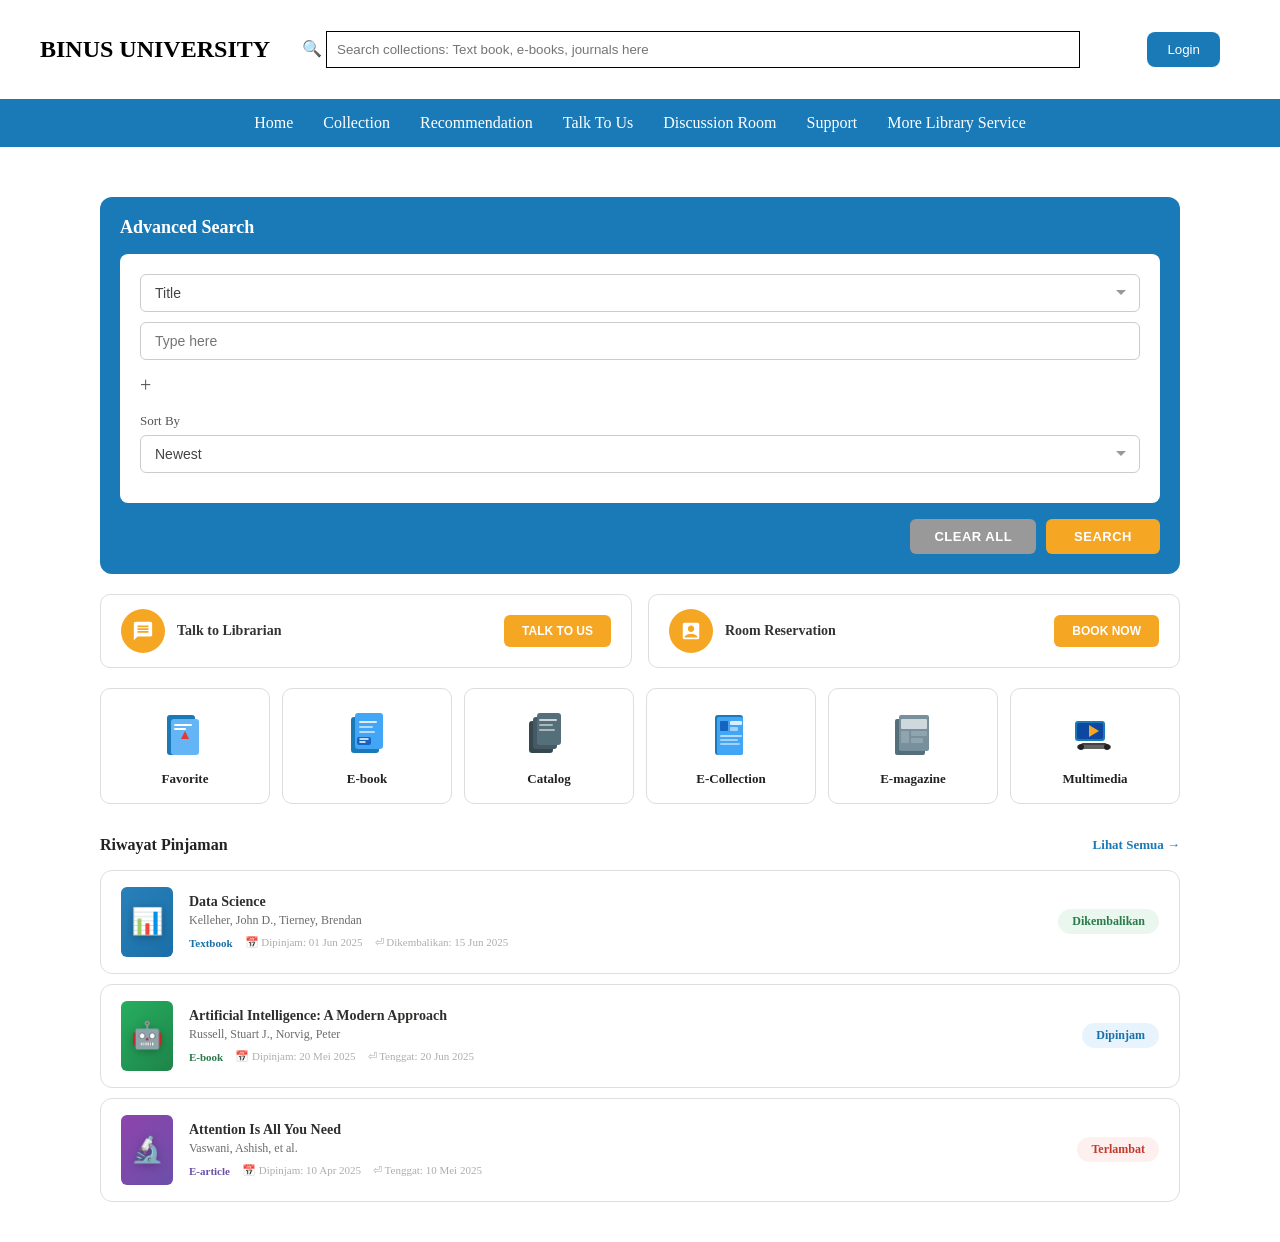
<file: index.html>
<!DOCTYPE html>
<html lang="en">
<head>
    <meta charset="UTF-8">
    <meta name="viewport" content="width=device-width, initial-scale=1.0">
    <title>Home | BINUS Library</title>
    <link rel="stylesheet" href="styling.css">
</head>
<body>
    <nav class="navbar">
        <div class="logo">
            <h2>BINUS UNIVERSITY</h2>
        </div>

        <div class="homepagecari">
            &#128269;
            <input type="text" class="searchpunyahome" placeholder="Search collections: Text book, e-books, journals here">
        </div>

        <div>
            <button class="loginbtn">Login</button>
        </div>
    </nav>

    <nav class="navbarhome">
        <ul>
            <li><a href="#">Home</a></li>
            <li><a href="collectionpage.html">Collection</a></li>
            <li><a href="#">Recommendation</a></li>
            <li><a href="#">Talk To Us</a></li>
            <li><a href="#">Discussion Room</a></li>
            <li><a href="#">Support</a></li>
            <li><a href="#">More Library Service</a></li>
        </ul>
    </nav>

    <main>
        <div class="search-box">
    <div class="search-title">Advanced Search</div>
    <div class="search-inner">
      <select>
        <option>Title</option>
        <option>Author</option>
        <option>Collection Type</option>
        <option>ISBN</option>
      </select>
      <input type="text" placeholder="Type here">
      <div class="add-row">+</div>
      <div style="margin-top: 16px;">
        <div class="sort-label">Sort By</div>
        <select>
          <option>Newest</option>
          <option>Oldest</option>
          <option>Relevance</option>
        </select>
      </div>
    </div>
    <div class="btn-row">
      <button class="btn-clear">CLEAR ALL</button>
      <a href="collectionpage.html">
      <button class="btn-search">SEARCH</button>
      </a>
    </div>
  </div>

  <!-- ACTION BUTTONS -->
  <div class="action-row">
    <div class="action-card">
      <div class="action-left">
        <div class="action-icon">
          <svg viewBox="0 0 24 24"><path d="M20 2H4c-1.1 0-2 .9-2 2v18l4-4h14c1.1 0 2-.9 2-2V4c0-1.1-.9-2-2-2zm-2 12H6v-2h12v2zm0-3H6V9h12v2zm0-3H6V6h12v2z"/></svg>
        </div>
        <span class="action-label">Talk to Librarian</span>
      </div>
      <button class="btn-orange">TALK TO US</button>
    </div>
    <div class="action-card">
      <div class="action-left">
        <div class="action-icon">
          <svg viewBox="0 0 24 24"><path d="M19 3H5c-1.1 0-2 .9-2 2v14c0 1.1.9 2 2 2h14c1.1 0 2-.9 2-2V5c0-1.1-.9-2-2-2zm-7 3c1.93 0 3.5 1.57 3.5 3.5S13.93 13 12 13s-3.5-1.57-3.5-3.5S10.07 6 12 6zm7 13H5v-.23c0-.62.28-1.2.76-1.58C7.47 15.82 9.64 15 12 15s4.53.82 6.24 2.19c.48.38.76.97.76 1.58V19z"/></svg>
        </div>
        <span class="action-label">Room Reservation</span>
      </div>
      <a href="reservation.html">
      <button class="btn-orange">BOOK NOW</button>
      </a>
    </div>
  </div>

  <!-- MENU GRID -->
  <div class="menu-grid">

    <!-- Favorite -->
    <div class="menu-card">
      <div class="menu-card-icon">
        <svg viewBox="0 0 48 48" xmlns="http://www.w3.org/2000/svg">
          <rect x="6" y="4" width="28" height="40" rx="3" fill="#1a7ab8"/>
          <rect x="10" y="8" width="28" height="36" rx="3" fill="#64b5f6"/>
          <path d="M24 20 l-4 8h8z" fill="#e53935"/>
          <path d="M14 14h16M14 18h10" stroke="#fff" stroke-width="2" stroke-linecap="round"/>
        </svg>
      </div>
      <span class="menu-card-label">Favorite</span>
    </div>

    <!-- E-book -->
    <div class="menu-card">
      <div class="menu-card-icon">
        <svg viewBox="0 0 48 48" xmlns="http://www.w3.org/2000/svg">
          <rect x="8" y="6" width="28" height="36" rx="3" fill="#1a7ab8"/>
          <rect x="12" y="2" width="28" height="36" rx="3" fill="#42a5f5"/>
          <rect x="16" y="10" width="18" height="2" rx="1" fill="#fff" opacity="0.8"/>
          <rect x="16" y="15" width="14" height="2" rx="1" fill="#fff" opacity="0.6"/>
          <rect x="16" y="20" width="16" height="2" rx="1" fill="#fff" opacity="0.6"/>
          <rect x="14" y="26" width="14" height="8" rx="2" fill="#1565c0"/>
          <path d="M17 28h8M17 31h5" stroke="#fff" stroke-width="1.5" stroke-linecap="round"/>
        </svg>
      </div>
      <span class="menu-card-label">E-book</span>
    </div>

    <!-- Catalog -->
    <div class="menu-card">
      <div class="menu-card-icon">
        <svg viewBox="0 0 48 48" xmlns="http://www.w3.org/2000/svg">
          <rect x="4" y="10" width="24" height="32" rx="3" fill="#37474f"/>
          <rect x="8" y="6" width="24" height="32" rx="3" fill="#455a64"/>
          <rect x="12" y="2" width="24" height="32" rx="3" fill="#546e7a"/>
          <rect x="14" y="8" width="18" height="2" rx="1" fill="#fff" opacity="0.7"/>
          <rect x="14" y="13" width="14" height="2" rx="1" fill="#fff" opacity="0.5"/>
          <rect x="14" y="18" width="16" height="2" rx="1" fill="#fff" opacity="0.5"/>
        </svg>
      </div>
      <span class="menu-card-label">Catalog</span>
    </div>

    <!-- E-Collection -->
    <div class="menu-card">
      <div class="menu-card-icon">
        <svg viewBox="0 0 48 48" xmlns="http://www.w3.org/2000/svg">
          <rect x="8" y="4" width="28" height="40" rx="3" fill="#1a7ab8"/>
          <rect x="10" y="6" width="26" height="38" rx="2" fill="#42a5f5"/>
          <rect x="13" y="10" width="8" height="10" rx="1" fill="#1565c0"/>
          <rect x="23" y="10" width="12" height="4" rx="1" fill="#fff" opacity="0.8"/>
          <rect x="23" y="16" width="8" height="4" rx="1" fill="#fff" opacity="0.5"/>
          <rect x="13" y="24" width="22" height="2" rx="1" fill="#fff" opacity="0.6"/>
          <rect x="13" y="28" width="18" height="2" rx="1" fill="#fff" opacity="0.5"/>
          <rect x="13" y="32" width="20" height="2" rx="1" fill="#fff" opacity="0.5"/>
        </svg>
      </div>
      <span class="menu-card-label">E-Collection</span>
    </div>

    <!-- E-magazine -->
    <div class="menu-card">
      <div class="menu-card-icon">
        <svg viewBox="0 0 48 48" xmlns="http://www.w3.org/2000/svg">
          <rect x="6" y="8" width="30" height="36" rx="2" fill="#546e7a"/>
          <rect x="10" y="4" width="30" height="36" rx="2" fill="#78909c"/>
          <rect x="12" y="8" width="26" height="10" rx="1" fill="#cfd8dc"/>
          <rect x="12" y="20" width="8" height="12" rx="1" fill="#90a4ae"/>
          <rect x="22" y="20" width="16" height="5" rx="1" fill="#90a4ae"/>
          <rect x="22" y="27" width="12" height="5" rx="1" fill="#90a4ae"/>
        </svg>
      </div>
      <span class="menu-card-label">E-magazine</span>
    </div>

    <!-- Multimedia -->
    <div class="menu-card">
      <div class="menu-card-icon">
        <svg viewBox="0 0 48 48" xmlns="http://www.w3.org/2000/svg">
          <rect x="4" y="10" width="30" height="20" rx="3" fill="#1a7ab8"/>
          <rect x="6" y="12" width="26" height="16" rx="2" fill="#0d47a1"/>
          <polygon points="18,14 18,26 28,20" fill="#f5a623"/>
          <rect x="10" y="32" width="26" height="6" rx="2" fill="#424242"/>
          <rect x="6" y="34" width="34" height="4" rx="2" fill="#616161"/>
          <circle cx="10" cy="36" r="3" fill="#212121"/>
          <circle cx="36" cy="36" r="3" fill="#212121"/>
        </svg>
      </div>
      <span class="menu-card-label">Multimedia</span>
    </div>

  </div>

    <div class="riwayat-section">
  <div class="riwayat-header">
    <span class="riwayat-title">Riwayat Pinjaman</span>
    <a href="#" class="riwayat-lihat-semua">Lihat Semua →</a>
  </div>

  <div class="riwayat-list">

    <div class="riwayat-card">
      <div class="riwayat-thumb thumb-textbook"><span class="thumb-emoji">📊</span></div>
      <div class="riwayat-info">
        <div class="riwayat-book-title">Data Science</div>
        <div class="riwayat-book-author">Kelleher, John D., Tierney, Brendan</div>
        <div class="riwayat-meta">
          <span class="riwayat-type badge-textbook">Textbook</span>
          <span class="riwayat-date">📅 Dipinjam: 01 Jun 2025</span>
          <span class="riwayat-date">⏎ Dikembalikan: 15 Jun 2025</span>
        </div>
      </div>
      <span class="riwayat-status status-kembali">Dikembalikan</span>
    </div>

    <div class="riwayat-card">
      <div class="riwayat-thumb thumb-ebook"><span class="thumb-emoji">🤖</span></div>
      <div class="riwayat-info">
        <div class="riwayat-book-title">Artificial Intelligence: A Modern Approach</div>
        <div class="riwayat-book-author">Russell, Stuart J., Norvig, Peter</div>
        <div class="riwayat-meta">
          <span class="riwayat-type badge-ebook">E-book</span>
          <span class="riwayat-date">📅 Dipinjam: 20 Mei 2025</span>
          <span class="riwayat-date">⏎ Tenggat: 20 Jun 2025</span>
        </div>
      </div>
      <span class="riwayat-status status-dipinjam">Dipinjam</span>
    </div>

    <div class="riwayat-card">
      <div class="riwayat-thumb thumb-journal"><span class="thumb-emoji">🔬</span></div>
      <div class="riwayat-info">
        <div class="riwayat-book-title">Attention Is All You Need</div>
        <div class="riwayat-book-author">Vaswani, Ashish, et al.</div>
        <div class="riwayat-meta">
          <span class="riwayat-type badge-journal">E-article</span>
          <span class="riwayat-date">📅 Dipinjam: 10 Apr 2025</span>
          <span class="riwayat-date">⏎ Tenggat: 10 Mei 2025</span>
        </div>
      </div>
      <span class="riwayat-status status-terlambat">Terlambat</span>
    </div>

  </div>
</div>
    </main>

    <script src="scripting.js"></script>
</body>
</html>
</file>
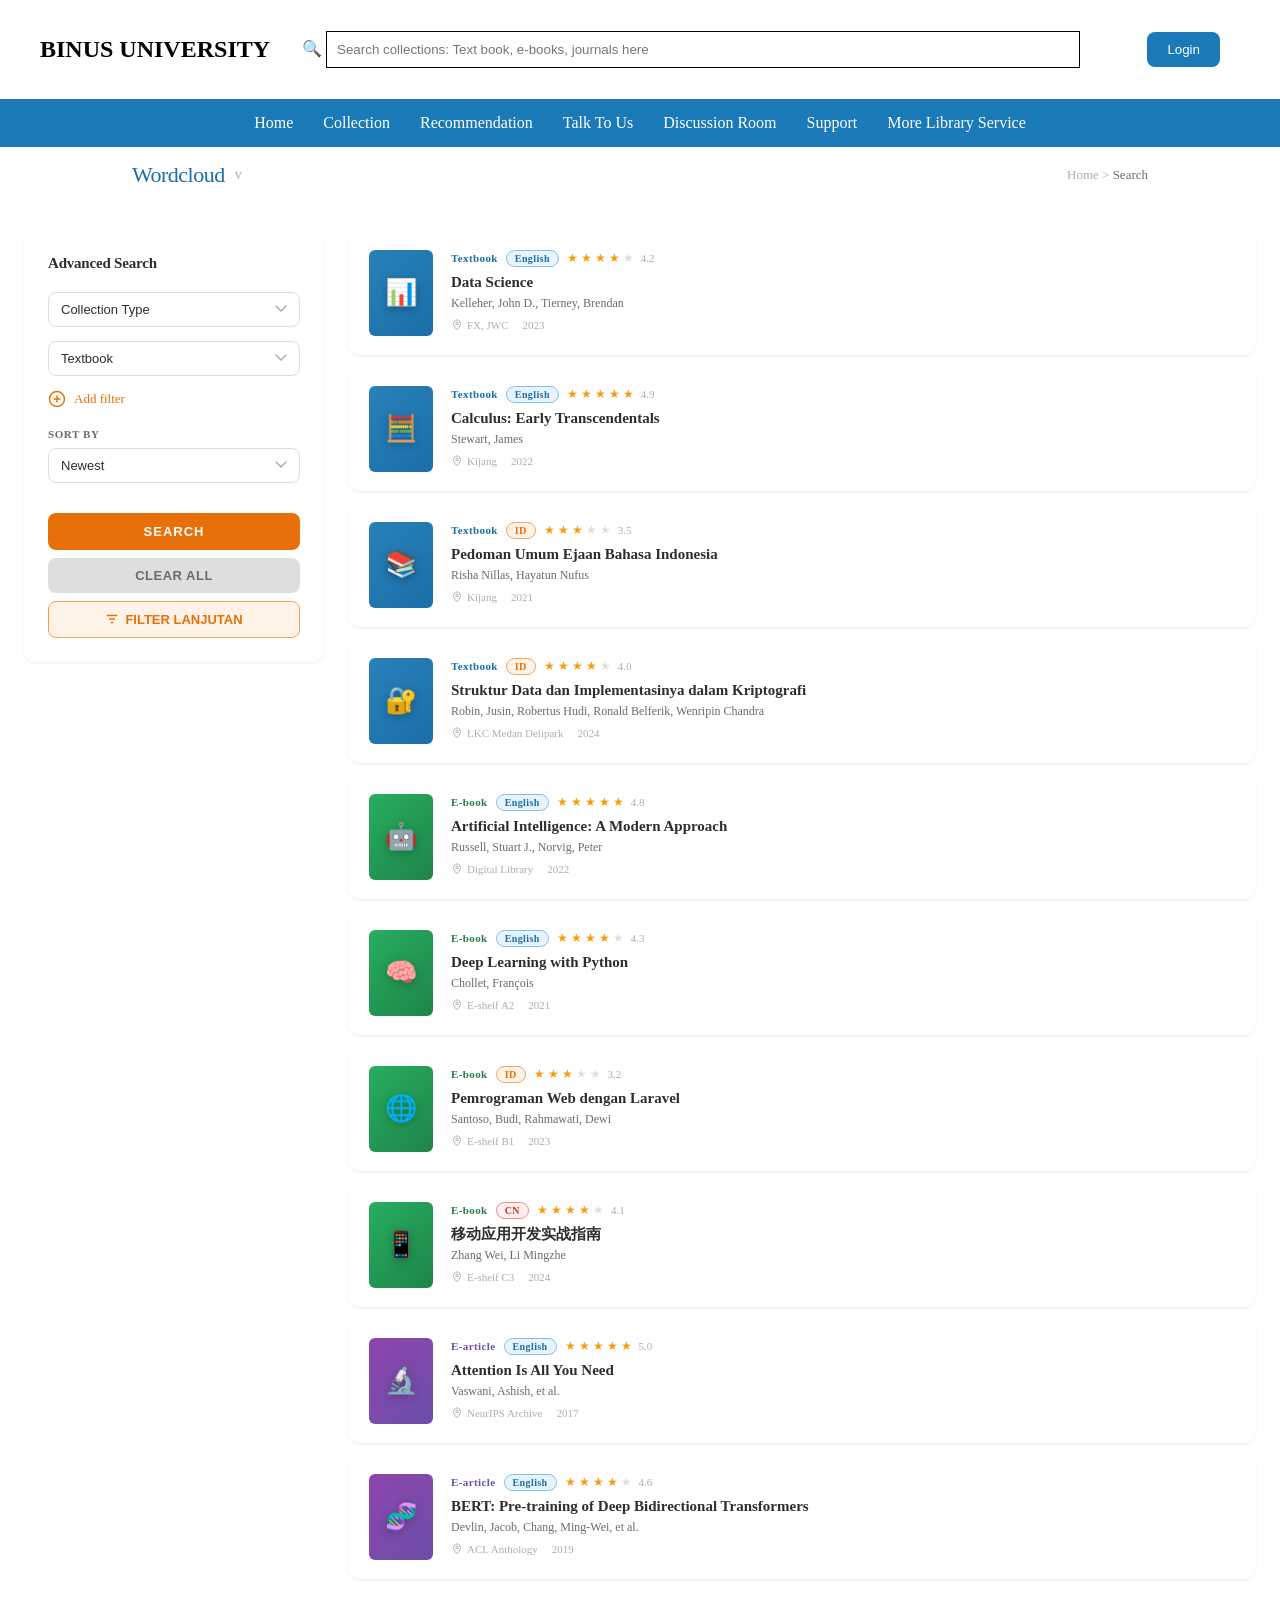
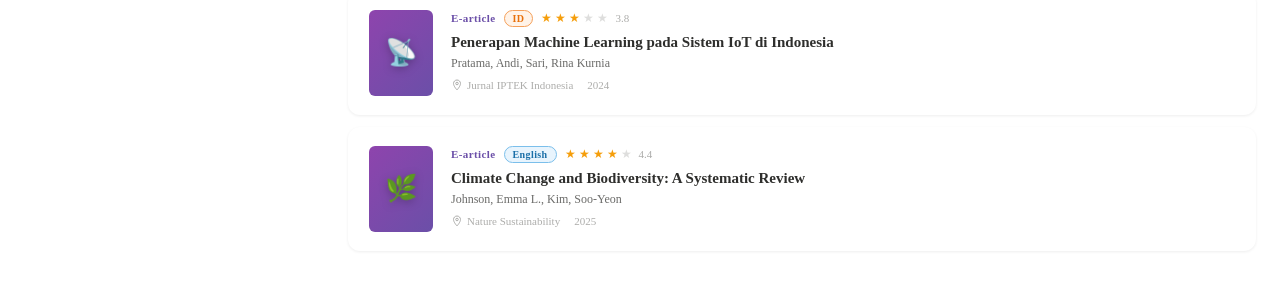
<file: collectionpage.html>
<!DOCTYPE html>
<html lang="en">
<head>
    <meta charset="UTF-8">
    <meta name="viewport" content="width=device-width, initial-scale=1.0">
    <title>Collection | BINUS Library</title>
    <link rel="stylesheet" href="styling.css">
</head>
<body>
    <nav class="navbar">
        <div class="logo">
            <h2>BINUS UNIVERSITY</h2>
        </div>

        <div class="homepagecari">
            &#128269;
            <input type="text" class="searchpunyahome" placeholder="Search collections: Text book, e-books, journals here">
        </div>

        <div>
            <button class="loginbtn">Login</button>
        </div>
    </nav>

    <nav class="navbarhome">
        <ul>
            <li><a href="homepage.html">Home</a></li>
            <li><a href="#">Collection</a></li>
            <li><a href="#">Recommendation</a></li>
            <li><a href="#">Talk To Us</a></li>
            <li><a href="#">Discussion Room</a></li>
            <li><a href="#">Support</a></li>
            <li><a href="#">More Library Service</a></li>
        </ul>
    </nav>

 <nav class="topnav">
  <span class="brand">Wordcloud</span>
  <span class="chevron">v</span>
  <span class="breadcrumb">Home > <span>Search</span></span>
</nav>

<div class="layout">
  <aside class="sidebar">
    <div class="sidebar-title">Advanced Search</div>
    <div class="field-group">
      <select class="field-select">
        <option value="Collection Type">Collection Type</option>
        <option value="Title">Title</option>
        <option value="Author">Author</option>
        <option value="ISBN">ISBN</option>
      </select>
    </div>
    <div class="field-group">
      <select class="field-select">
        <option>Textbook</option>
        <option>E-book</option>
        <option>Journal</option>
      </select>
    </div>  
    <div class="add-row">
      <svg viewBox="0 0 24 24" fill="none" stroke="currentColor" stroke-width="2" stroke-linecap="round">
        <circle cx="12" cy="12" r="10"/><line x1="12" y1="8" x2="12" y2="16"/><line x1="8" y1="12" x2="16" y2="12"/>
      </svg>
      Add filter
    </div>
    <div class="sort-label">Sort By</div>
    <div class="field-group">
      <select class="field-select">
        <option>Newest</option>
        <option>Oldest</option>
        <option>Rating</option>
        <option>Title A-Z</option>
      </select>
    </div>
    <button class="btn-search">SEARCH</button>
    <button class="btn-clear">CLEAR ALL</button>
    <button class="btn-filter-popup" onclick="openFilter()">
      <svg width="14" height="14" viewBox="0 0 24 24" fill="none" stroke="currentColor" stroke-width="2.5" stroke-linecap="round">
        <line x1="4" y1="6" x2="20" y2="6"/><line x1="8" y1="12" x2="16" y2="12"/><line x1="11" y1="18" x2="13" y2="18"/>
      </svg>
      FILTER LANJUTAN
    </button>
  </aside>

  <main>

    <!-- TEXTBOOK -->
    <section class="category-section">

      <div class="book-card">
        <div class="book-thumb thumb-textbook"><span class="thumb-emoji">📊</span></div>
        <div class="book-info">
          <div class="book-top">
            <span class="book-type-badge badge-textbook">Textbook</span>
            <span class="lang-badge lang-english">English</span>
            <div class="star-row">
              <span class="star filled">★</span><span class="star filled">★</span><span class="star filled">★</span><span class="star filled">★</span><span class="star">★</span>
              <span class="rating-val">4.2</span>
            </div>
          </div>
          <div class="book-title">Data Science</div>
          <div class="book-authors">Kelleher, John D., Tierney, Brendan</div>
          <div class="book-meta">
            <div class="meta-loc"><svg viewBox="0 0 24 24" fill="none" stroke="currentColor" stroke-width="2"><path d="M12 2C8.13 2 5 5.13 5 9c0 5.25 7 13 7 13s7-7.75 7-13c0-3.87-3.13-7-7-7z"/><circle cx="12" cy="9" r="2.5"/></svg>FX, JWC</div>
            <span class="meta-year">2023</span>
          </div>
        </div>
      </div>

      <div class="book-card">
        <div class="book-thumb thumb-textbook"><span class="thumb-emoji">🧮</span></div>
        <div class="book-info">
          <div class="book-top">
            <span class="book-type-badge badge-textbook">Textbook</span>
            <span class="lang-badge lang-english">English</span>
            <div class="star-row">
              <span class="star filled">★</span><span class="star filled">★</span><span class="star filled">★</span><span class="star filled">★</span><span class="star filled">★</span>
              <span class="rating-val">4.9</span>
            </div>
          </div>
          <div class="book-title">Calculus: Early Transcendentals</div>
          <div class="book-authors">Stewart, James</div>
          <div class="book-meta">
            <div class="meta-loc"><svg viewBox="0 0 24 24" fill="none" stroke="currentColor" stroke-width="2"><path d="M12 2C8.13 2 5 5.13 5 9c0 5.25 7 13 7 13s7-7.75 7-13c0-3.87-3.13-7-7-7z"/><circle cx="12" cy="9" r="2.5"/></svg>Kijang</div>
            <span class="meta-year">2022</span>
          </div>
        </div>
      </div>

      <div class="book-card">
        <div class="book-thumb thumb-textbook"><span class="thumb-emoji">📚</span></div>
        <div class="book-info">
          <div class="book-top">
            <span class="book-type-badge badge-textbook">Textbook</span>
            <span class="lang-badge lang-id">ID</span>
            <div class="star-row">
              <span class="star filled">★</span><span class="star filled">★</span><span class="star filled">★</span><span class="star">★</span><span class="star">★</span>
              <span class="rating-val">3.5</span>
            </div>
          </div>
          <div class="book-title">Pedoman Umum Ejaan Bahasa Indonesia</div>
          <div class="book-authors">Risha Nillas, Hayatun Nufus</div>
          <div class="book-meta">
            <div class="meta-loc"><svg viewBox="0 0 24 24" fill="none" stroke="currentColor" stroke-width="2"><path d="M12 2C8.13 2 5 5.13 5 9c0 5.25 7 13 7 13s7-7.75 7-13c0-3.87-3.13-7-7-7z"/><circle cx="12" cy="9" r="2.5"/></svg>Kijang</div>
            <span class="meta-year">2021</span>
          </div>
        </div>
      </div>

      <div class="book-card">
        <div class="book-thumb thumb-textbook"><span class="thumb-emoji">🔐</span></div>
        <div class="book-info">
          <div class="book-top">
            <span class="book-type-badge badge-textbook">Textbook</span>
            <span class="lang-badge lang-id">ID</span>
            <div class="star-row">
              <span class="star filled">★</span><span class="star filled">★</span><span class="star filled">★</span><span class="star filled">★</span><span class="star">★</span>
              <span class="rating-val">4.0</span>
            </div>
          </div>
          <div class="book-title">Struktur Data dan Implementasinya dalam Kriptografi</div>
          <div class="book-authors">Robin, Jusin, Robertus Hudi, Ronald Belferik, Wenripin Chandra</div>
          <div class="book-meta">
            <div class="meta-loc"><svg viewBox="0 0 24 24" fill="none" stroke="currentColor" stroke-width="2"><path d="M12 2C8.13 2 5 5.13 5 9c0 5.25 7 13 7 13s7-7.75 7-13c0-3.87-3.13-7-7-7z"/><circle cx="12" cy="9" r="2.5"/></svg>LKC Medan Delipark</div>
            <span class="meta-year">2024</span>
          </div>
        </div>
      </div>
    </section>

    <!-- E-BOOK -->
    <section class="category-section">
      

      <div class="book-card">
        <div class="book-thumb thumb-ebook"><span class="thumb-emoji">🤖</span></div>
        <div class="book-info">
          <div class="book-top">
            <span class="book-type-badge badge-ebook">E-book</span>
            <span class="lang-badge lang-english">English</span>
            <div class="star-row">
              <span class="star filled">★</span><span class="star filled">★</span><span class="star filled">★</span><span class="star filled">★</span><span class="star filled">★</span>
              <span class="rating-val">4.8</span>
            </div>
          </div>
          <div class="book-title">Artificial Intelligence: A Modern Approach</div>
          <div class="book-authors">Russell, Stuart J., Norvig, Peter</div>
          <div class="book-meta">
            <div class="meta-loc"><svg viewBox="0 0 24 24" fill="none" stroke="currentColor" stroke-width="2"><path d="M12 2C8.13 2 5 5.13 5 9c0 5.25 7 13 7 13s7-7.75 7-13c0-3.87-3.13-7-7-7z"/><circle cx="12" cy="9" r="2.5"/></svg>Digital Library</div>
            <span class="meta-year">2022</span>
          </div>
        </div>
      </div>

      <div class="book-card">
        <div class="book-thumb thumb-ebook"><span class="thumb-emoji">🧠</span></div>
        <div class="book-info">
          <div class="book-top">
            <span class="book-type-badge badge-ebook">E-book</span>
            <span class="lang-badge lang-english">English</span>
            <div class="star-row">
              <span class="star filled">★</span><span class="star filled">★</span><span class="star filled">★</span><span class="star filled">★</span><span class="star">★</span>
              <span class="rating-val">4.3</span>
            </div>
          </div>
          <div class="book-title">Deep Learning with Python</div>
          <div class="book-authors">Chollet, François</div>
          <div class="book-meta">
            <div class="meta-loc"><svg viewBox="0 0 24 24" fill="none" stroke="currentColor" stroke-width="2"><path d="M12 2C8.13 2 5 5.13 5 9c0 5.25 7 13 7 13s7-7.75 7-13c0-3.87-3.13-7-7-7z"/><circle cx="12" cy="9" r="2.5"/></svg>E-shelf A2</div>
            <span class="meta-year">2021</span>
          </div>
        </div>
      </div>

      <div class="book-card">
        <div class="book-thumb thumb-ebook"><span class="thumb-emoji">🌐</span></div>
        <div class="book-info">
          <div class="book-top">
            <span class="book-type-badge badge-ebook">E-book</span>
            <span class="lang-badge lang-id">ID</span>
            <div class="star-row">
              <span class="star filled">★</span><span class="star filled">★</span><span class="star filled">★</span><span class="star">★</span><span class="star">★</span>
              <span class="rating-val">3.2</span>
            </div>
          </div>
          <div class="book-title">Pemrograman Web dengan Laravel</div>
          <div class="book-authors">Santoso, Budi, Rahmawati, Dewi</div>
          <div class="book-meta">
            <div class="meta-loc"><svg viewBox="0 0 24 24" fill="none" stroke="currentColor" stroke-width="2"><path d="M12 2C8.13 2 5 5.13 5 9c0 5.25 7 13 7 13s7-7.75 7-13c0-3.87-3.13-7-7-7z"/><circle cx="12" cy="9" r="2.5"/></svg>E-shelf B1</div>
            <span class="meta-year">2023</span>
          </div>
        </div>
      </div>

      <div class="book-card">
        <div class="book-thumb thumb-ebook"><span class="thumb-emoji">📱</span></div>
        <div class="book-info">
          <div class="book-top">
            <span class="book-type-badge badge-ebook">E-book</span>
            <span class="lang-badge lang-cn">CN</span>
            <div class="star-row">
              <span class="star filled">★</span><span class="star filled">★</span><span class="star filled">★</span><span class="star filled">★</span><span class="star">★</span>
              <span class="rating-val">4.1</span>
            </div>
          </div>
          <div class="book-title">移动应用开发实战指南</div>
          <div class="book-authors">Zhang Wei, Li Mingzhe</div>
          <div class="book-meta">
            <div class="meta-loc"><svg viewBox="0 0 24 24" fill="none" stroke="currentColor" stroke-width="2"><path d="M12 2C8.13 2 5 5.13 5 9c0 5.25 7 13 7 13s7-7.75 7-13c0-3.87-3.13-7-7-7z"/><circle cx="12" cy="9" r="2.5"/></svg>E-shelf C3</div>
            <span class="meta-year">2024</span>
          </div>
        </div>
      </div>
    </section>

    <!-- JOURNAL -->
    <section class="category-section">
      
      <div class="book-card">
        <div class="book-thumb thumb-journal"><span class="thumb-emoji">🔬</span></div>
        <div class="book-info">
          <div class="book-top">
            <span class="book-type-badge badge-journal">E-article</span>
            <span class="lang-badge lang-english">English</span>
            <div class="star-row">
              <span class="star filled">★</span><span class="star filled">★</span><span class="star filled">★</span><span class="star filled">★</span><span class="star filled">★</span>
              <span class="rating-val">5.0</span>
            </div>
          </div>
          <div class="book-title">Attention Is All You Need</div>
          <div class="book-authors">Vaswani, Ashish, et al.</div>
          <div class="book-meta">
            <div class="meta-loc"><svg viewBox="0 0 24 24" fill="none" stroke="currentColor" stroke-width="2"><path d="M12 2C8.13 2 5 5.13 5 9c0 5.25 7 13 7 13s7-7.75 7-13c0-3.87-3.13-7-7-7z"/><circle cx="12" cy="9" r="2.5"/></svg>NeurIPS Archive</div>
            <span class="meta-year">2017</span>
          </div>
        </div>
      </div>

      <div class="book-card">
        <div class="book-thumb thumb-journal"><span class="thumb-emoji">🧬</span></div>
        <div class="book-info">
          <div class="book-top">
            <span class="book-type-badge badge-journal">E-article</span>
            <span class="lang-badge lang-english">English</span>
            <div class="star-row">
              <span class="star filled">★</span><span class="star filled">★</span><span class="star filled">★</span><span class="star filled">★</span><span class="star">★</span>
              <span class="rating-val">4.6</span>
            </div>
          </div>
          <div class="book-title">BERT: Pre-training of Deep Bidirectional Transformers</div>
          <div class="book-authors">Devlin, Jacob, Chang, Ming-Wei, et al.</div>
          <div class="book-meta">
            <div class="meta-loc"><svg viewBox="0 0 24 24" fill="none" stroke="currentColor" stroke-width="2"><path d="M12 2C8.13 2 5 5.13 5 9c0 5.25 7 13 7 13s7-7.75 7-13c0-3.87-3.13-7-7-7z"/><circle cx="12" cy="9" r="2.5"/></svg>ACL Anthology</div>
            <span class="meta-year">2019</span>
          </div>
        </div>
      </div>

      <div class="book-card">
        <div class="book-thumb thumb-journal"><span class="thumb-emoji">📡</span></div>
        <div class="book-info">
          <div class="book-top">
            <span class="book-type-badge badge-journal">E-article</span>
            <span class="lang-badge lang-id">ID</span>
            <div class="star-row">
              <span class="star filled">★</span><span class="star filled">★</span><span class="star filled">★</span><span class="star">★</span><span class="star">★</span>
              <span class="rating-val">3.8</span>
            </div>
          </div>
          <div class="book-title">Penerapan Machine Learning pada Sistem IoT di Indonesia</div>
          <div class="book-authors">Pratama, Andi, Sari, Rina Kurnia</div>
          <div class="book-meta">
            <div class="meta-loc"><svg viewBox="0 0 24 24" fill="none" stroke="currentColor" stroke-width="2"><path d="M12 2C8.13 2 5 5.13 5 9c0 5.25 7 13 7 13s7-7.75 7-13c0-3.87-3.13-7-7-7z"/><circle cx="12" cy="9" r="2.5"/></svg>Jurnal IPTEK Indonesia</div>
            <span class="meta-year">2024</span>
          </div>
        </div>
      </div>

      <div class="book-card">
        <div class="book-thumb thumb-journal"><span class="thumb-emoji">🌿</span></div>
        <div class="book-info">
          <div class="book-top">
            <span class="book-type-badge badge-journal">E-article</span>
            <span class="lang-badge lang-english">English</span>
            <div class="star-row">
              <span class="star filled">★</span><span class="star filled">★</span><span class="star filled">★</span><span class="star filled">★</span><span class="star">★</span>
              <span class="rating-val">4.4</span>
            </div>
          </div>
          <div class="book-title">Climate Change and Biodiversity: A Systematic Review</div>
          <div class="book-authors">Johnson, Emma L., Kim, Soo-Yeon</div>
          <div class="book-meta">
            <div class="meta-loc"><svg viewBox="0 0 24 24" fill="none" stroke="currentColor" stroke-width="2"><path d="M12 2C8.13 2 5 5.13 5 9c0 5.25 7 13 7 13s7-7.75 7-13c0-3.87-3.13-7-7-7z"/><circle cx="12" cy="9" r="2.5"/></svg>Nature Sustainability</div>
            <span class="meta-year">2025</span>
          </div>
        </div>
      </div>
    </section>

  </main>
</div>

<!-- FILTER POPUP -->
<div class="fp-overlay" id="fpOverlay" onclick="closeOnOverlay(event)">
  <div class="fp-panel">
    <div class="fp-header">
      <span class="fp-title">Filter Lanjutan</span>
      <button class="fp-close" onclick="closeFilter()">✕</button>
    </div>

    <div class="fp-section">
      <div class="fp-label">Language</div>
      <div class="fp-chips">
        <div class="fp-chip" onclick="toggleChip(this)">ID</div>
        <div class="fp-chip" onclick="toggleChip(this)">English</div>
        <div class="fp-chip" onclick="toggleChip(this)">CN</div>
      </div>
    </div>

    <div class="fp-section">
      <div class="fp-label">Category</div>
      <div class="fp-chips">
        <div class="fp-chip" onclick="toggleChip(this)">Textbook</div>
        <div class="fp-chip" onclick="toggleChip(this)">E-book</div>
        <div class="fp-chip" onclick="toggleChip(this)">E-article</div>
      </div>
    </div>

    <div class="fp-section">
      <div class="fp-label">Year</div>
      <div class="year-range-wrap">
        <div class="year-picker-row">
          <span class="year-picker-label">Tahun awal</span>
          <div class="year-chips-scroll" id="startYearPicker"></div>
        </div>
        <div class="year-picker-row" style="margin-top:10px">
          <span class="year-picker-label">Tahun akhir</span>
          <div class="year-chips-scroll" id="endYearPicker"></div>
        </div>
      </div>
    </div>

    <div class="fp-section">
      <div class="fp-label">Rating</div>
      <div class="fp-chips">
        <div class="fp-chip" onclick="toggleChip(this)">⭐ 5–4</div>
        <div class="fp-chip" onclick="toggleChip(this)">⭐ 4–3</div>
        <div class="fp-chip" onclick="toggleChip(this)">⭐ 3–2</div>
        <div class="fp-chip" onclick="toggleChip(this)">⭐ 2–1</div>
        <div class="fp-chip" onclick="toggleChip(this)">⭐ 1–0</div>
      </div>
    </div>

    <div class="fp-footer">
      <button class="fp-btn-reset" onclick="resetFilter()">Reset</button>
      <button class="fp-btn-apply" onclick="applyFilter()">Apply</button>
    </div>
  </div>
</div>
<script src="scripting.js"></script>
</body>
</html>
</file>
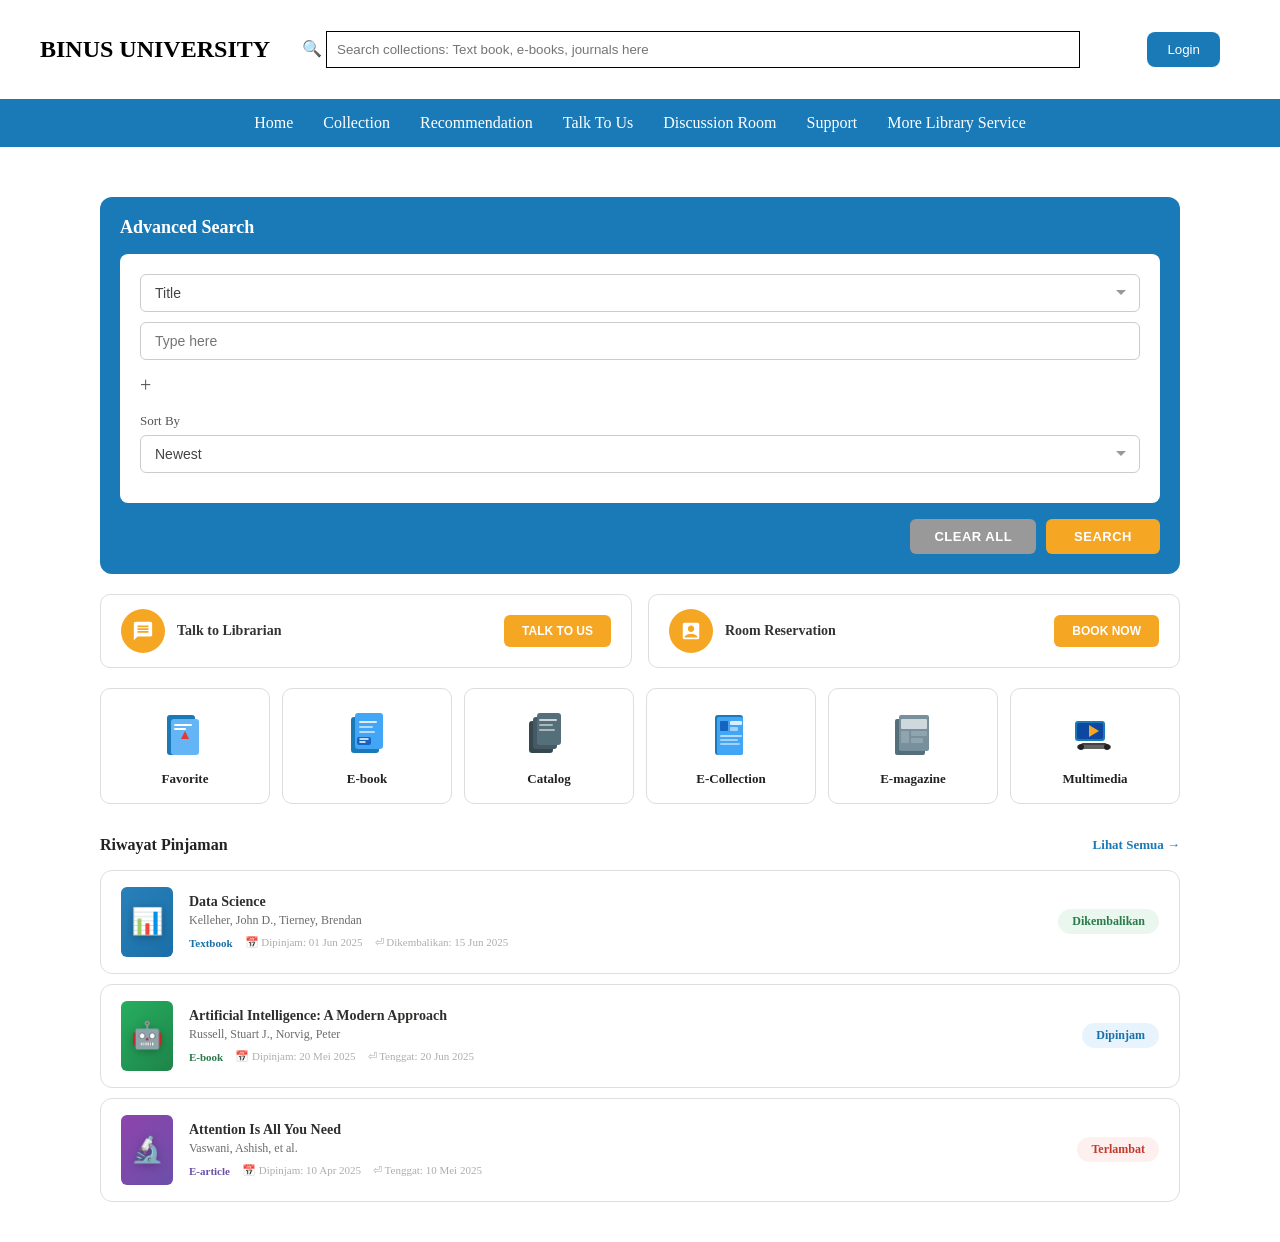
<file: homepage.html>
<!DOCTYPE html>
<html lang="en">
<head>
    <meta charset="UTF-8">
    <meta name="viewport" content="width=device-width, initial-scale=1.0">
    <title>Home | BINUS Library</title>
    <link rel="stylesheet" href="styling.css">
</head>
<body>
    <nav class="navbar">
        <div class="logo">
            <h2>BINUS UNIVERSITY</h2>
        </div>

        <div class="homepagecari">
            &#128269;
            <input type="text" class="searchpunyahome" placeholder="Search collections: Text book, e-books, journals here">
        </div>

        <div>
            <button class="loginbtn">Login</button>
        </div>
    </nav>

    <nav class="navbarhome">
        <ul>
            <li><a href="#">Home</a></li>
            <li><a href="collectionpage.html">Collection</a></li>
            <li><a href="#">Recommendation</a></li>
            <li><a href="#">Talk To Us</a></li>
            <li><a href="#">Discussion Room</a></li>
            <li><a href="#">Support</a></li>
            <li><a href="#">More Library Service</a></li>
        </ul>
    </nav>

    <main>
        <div class="search-box">
    <div class="search-title">Advanced Search</div>
    <div class="search-inner">
      <select>
        <option>Title</option>
        <option>Author</option>
        <option>Collection Type</option>
        <option>ISBN</option>
      </select>
      <input type="text" placeholder="Type here">
      <div class="add-row">+</div>
      <div style="margin-top: 16px;">
        <div class="sort-label">Sort By</div>
        <select>
          <option>Newest</option>
          <option>Oldest</option>
          <option>Relevance</option>
        </select>
      </div>
    </div>
    <div class="btn-row">
      <button class="btn-clear">CLEAR ALL</button>
      <a href="collectionpage.html">
      <button class="btn-search">SEARCH</button>
      </a>
    </div>
  </div>

  <!-- ACTION BUTTONS -->
  <div class="action-row">
    <div class="action-card">
      <div class="action-left">
        <div class="action-icon">
          <svg viewBox="0 0 24 24"><path d="M20 2H4c-1.1 0-2 .9-2 2v18l4-4h14c1.1 0 2-.9 2-2V4c0-1.1-.9-2-2-2zm-2 12H6v-2h12v2zm0-3H6V9h12v2zm0-3H6V6h12v2z"/></svg>
        </div>
        <span class="action-label">Talk to Librarian</span>
      </div>
      <button class="btn-orange">TALK TO US</button>
    </div>
    <div class="action-card">
      <div class="action-left">
        <div class="action-icon">
          <svg viewBox="0 0 24 24"><path d="M19 3H5c-1.1 0-2 .9-2 2v14c0 1.1.9 2 2 2h14c1.1 0 2-.9 2-2V5c0-1.1-.9-2-2-2zm-7 3c1.93 0 3.5 1.57 3.5 3.5S13.93 13 12 13s-3.5-1.57-3.5-3.5S10.07 6 12 6zm7 13H5v-.23c0-.62.28-1.2.76-1.58C7.47 15.82 9.64 15 12 15s4.53.82 6.24 2.19c.48.38.76.97.76 1.58V19z"/></svg>
        </div>
        <span class="action-label">Room Reservation</span>
      </div>
      <a href="reservation.html">
      <button class="btn-orange">BOOK NOW</button>
      </a>
    </div>
  </div>

  <!-- MENU GRID -->
  <div class="menu-grid">

    <!-- Favorite -->
    <div class="menu-card">
      <div class="menu-card-icon">
        <svg viewBox="0 0 48 48" xmlns="http://www.w3.org/2000/svg">
          <rect x="6" y="4" width="28" height="40" rx="3" fill="#1a7ab8"/>
          <rect x="10" y="8" width="28" height="36" rx="3" fill="#64b5f6"/>
          <path d="M24 20 l-4 8h8z" fill="#e53935"/>
          <path d="M14 14h16M14 18h10" stroke="#fff" stroke-width="2" stroke-linecap="round"/>
        </svg>
      </div>
      <span class="menu-card-label">Favorite</span>
    </div>

    <!-- E-book -->
    <div class="menu-card">
      <div class="menu-card-icon">
        <svg viewBox="0 0 48 48" xmlns="http://www.w3.org/2000/svg">
          <rect x="8" y="6" width="28" height="36" rx="3" fill="#1a7ab8"/>
          <rect x="12" y="2" width="28" height="36" rx="3" fill="#42a5f5"/>
          <rect x="16" y="10" width="18" height="2" rx="1" fill="#fff" opacity="0.8"/>
          <rect x="16" y="15" width="14" height="2" rx="1" fill="#fff" opacity="0.6"/>
          <rect x="16" y="20" width="16" height="2" rx="1" fill="#fff" opacity="0.6"/>
          <rect x="14" y="26" width="14" height="8" rx="2" fill="#1565c0"/>
          <path d="M17 28h8M17 31h5" stroke="#fff" stroke-width="1.5" stroke-linecap="round"/>
        </svg>
      </div>
      <span class="menu-card-label">E-book</span>
    </div>

    <!-- Catalog -->
    <div class="menu-card">
      <div class="menu-card-icon">
        <svg viewBox="0 0 48 48" xmlns="http://www.w3.org/2000/svg">
          <rect x="4" y="10" width="24" height="32" rx="3" fill="#37474f"/>
          <rect x="8" y="6" width="24" height="32" rx="3" fill="#455a64"/>
          <rect x="12" y="2" width="24" height="32" rx="3" fill="#546e7a"/>
          <rect x="14" y="8" width="18" height="2" rx="1" fill="#fff" opacity="0.7"/>
          <rect x="14" y="13" width="14" height="2" rx="1" fill="#fff" opacity="0.5"/>
          <rect x="14" y="18" width="16" height="2" rx="1" fill="#fff" opacity="0.5"/>
        </svg>
      </div>
      <span class="menu-card-label">Catalog</span>
    </div>

    <!-- E-Collection -->
    <div class="menu-card">
      <div class="menu-card-icon">
        <svg viewBox="0 0 48 48" xmlns="http://www.w3.org/2000/svg">
          <rect x="8" y="4" width="28" height="40" rx="3" fill="#1a7ab8"/>
          <rect x="10" y="6" width="26" height="38" rx="2" fill="#42a5f5"/>
          <rect x="13" y="10" width="8" height="10" rx="1" fill="#1565c0"/>
          <rect x="23" y="10" width="12" height="4" rx="1" fill="#fff" opacity="0.8"/>
          <rect x="23" y="16" width="8" height="4" rx="1" fill="#fff" opacity="0.5"/>
          <rect x="13" y="24" width="22" height="2" rx="1" fill="#fff" opacity="0.6"/>
          <rect x="13" y="28" width="18" height="2" rx="1" fill="#fff" opacity="0.5"/>
          <rect x="13" y="32" width="20" height="2" rx="1" fill="#fff" opacity="0.5"/>
        </svg>
      </div>
      <span class="menu-card-label">E-Collection</span>
    </div>

    <!-- E-magazine -->
    <div class="menu-card">
      <div class="menu-card-icon">
        <svg viewBox="0 0 48 48" xmlns="http://www.w3.org/2000/svg">
          <rect x="6" y="8" width="30" height="36" rx="2" fill="#546e7a"/>
          <rect x="10" y="4" width="30" height="36" rx="2" fill="#78909c"/>
          <rect x="12" y="8" width="26" height="10" rx="1" fill="#cfd8dc"/>
          <rect x="12" y="20" width="8" height="12" rx="1" fill="#90a4ae"/>
          <rect x="22" y="20" width="16" height="5" rx="1" fill="#90a4ae"/>
          <rect x="22" y="27" width="12" height="5" rx="1" fill="#90a4ae"/>
        </svg>
      </div>
      <span class="menu-card-label">E-magazine</span>
    </div>

    <!-- Multimedia -->
    <div class="menu-card">
      <div class="menu-card-icon">
        <svg viewBox="0 0 48 48" xmlns="http://www.w3.org/2000/svg">
          <rect x="4" y="10" width="30" height="20" rx="3" fill="#1a7ab8"/>
          <rect x="6" y="12" width="26" height="16" rx="2" fill="#0d47a1"/>
          <polygon points="18,14 18,26 28,20" fill="#f5a623"/>
          <rect x="10" y="32" width="26" height="6" rx="2" fill="#424242"/>
          <rect x="6" y="34" width="34" height="4" rx="2" fill="#616161"/>
          <circle cx="10" cy="36" r="3" fill="#212121"/>
          <circle cx="36" cy="36" r="3" fill="#212121"/>
        </svg>
      </div>
      <span class="menu-card-label">Multimedia</span>
    </div>

  </div>

    <div class="riwayat-section">
  <div class="riwayat-header">
    <span class="riwayat-title">Riwayat Pinjaman</span>
    <a href="#" class="riwayat-lihat-semua">Lihat Semua →</a>
  </div>

  <div class="riwayat-list">

    <div class="riwayat-card">
      <div class="riwayat-thumb thumb-textbook"><span class="thumb-emoji">📊</span></div>
      <div class="riwayat-info">
        <div class="riwayat-book-title">Data Science</div>
        <div class="riwayat-book-author">Kelleher, John D., Tierney, Brendan</div>
        <div class="riwayat-meta">
          <span class="riwayat-type badge-textbook">Textbook</span>
          <span class="riwayat-date">📅 Dipinjam: 01 Jun 2025</span>
          <span class="riwayat-date">⏎ Dikembalikan: 15 Jun 2025</span>
        </div>
      </div>
      <span class="riwayat-status status-kembali">Dikembalikan</span>
    </div>

    <div class="riwayat-card">
      <div class="riwayat-thumb thumb-ebook"><span class="thumb-emoji">🤖</span></div>
      <div class="riwayat-info">
        <div class="riwayat-book-title">Artificial Intelligence: A Modern Approach</div>
        <div class="riwayat-book-author">Russell, Stuart J., Norvig, Peter</div>
        <div class="riwayat-meta">
          <span class="riwayat-type badge-ebook">E-book</span>
          <span class="riwayat-date">📅 Dipinjam: 20 Mei 2025</span>
          <span class="riwayat-date">⏎ Tenggat: 20 Jun 2025</span>
        </div>
      </div>
      <span class="riwayat-status status-dipinjam">Dipinjam</span>
    </div>

    <div class="riwayat-card">
      <div class="riwayat-thumb thumb-journal"><span class="thumb-emoji">🔬</span></div>
      <div class="riwayat-info">
        <div class="riwayat-book-title">Attention Is All You Need</div>
        <div class="riwayat-book-author">Vaswani, Ashish, et al.</div>
        <div class="riwayat-meta">
          <span class="riwayat-type badge-journal">E-article</span>
          <span class="riwayat-date">📅 Dipinjam: 10 Apr 2025</span>
          <span class="riwayat-date">⏎ Tenggat: 10 Mei 2025</span>
        </div>
      </div>
      <span class="riwayat-status status-terlambat">Terlambat</span>
    </div>

  </div>
</div>
    </main>

    <script src="scripting.js"></script>
</body>
</html>
</file>
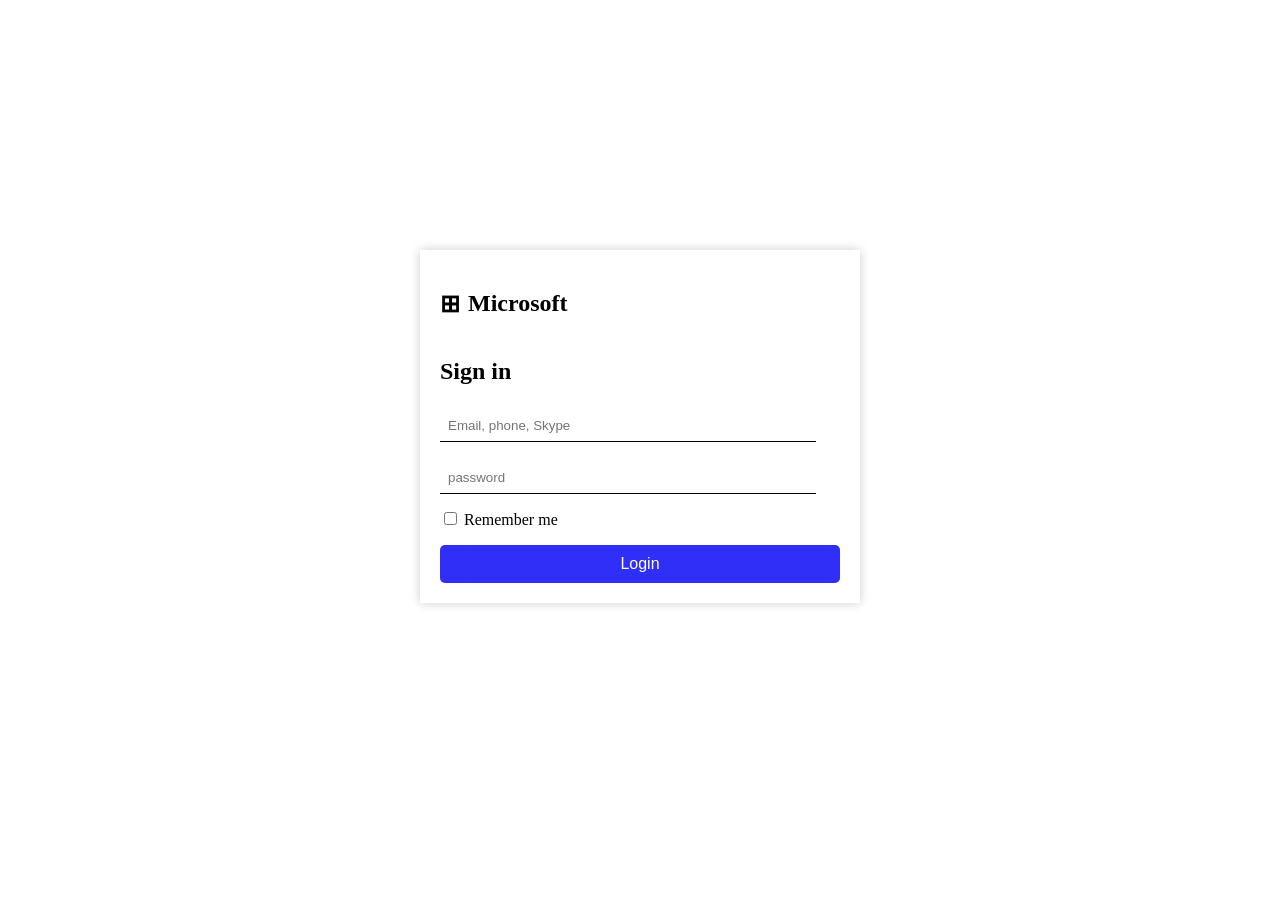
<file: loginpage.html>
<!DOCTYPE html>
<html lang="en">
<head>
    <meta charset="UTF-8">
    <meta name="viewport" content="width=device-width, initial-scale=1.0">
    <title>Login</title>
    <link rel="stylesheet" href="styling.css">
</head>
<body>
    <div class="login_card">
        <div class="microsopt">
            <h2>&#8862;</h2>
            <h2>Microsoft</h2>
        </div>
        <h2>Sign in</h2>
        <div class="emailpassword">
        <input type="email" id="email" placeholder="Email, phone, Skype">

        <input type="password" id="password" placeholder="password">
        </div>

        <div class="remember-row">
            <input type="checkbox" id="ceklis">
            <label for="ceklis">Remember me</label>
        </div>

        <button type="button" class="loginuser">Login</button>
    </div>

    <script src="scripting.js"></script>
</body>
</html>
</file>
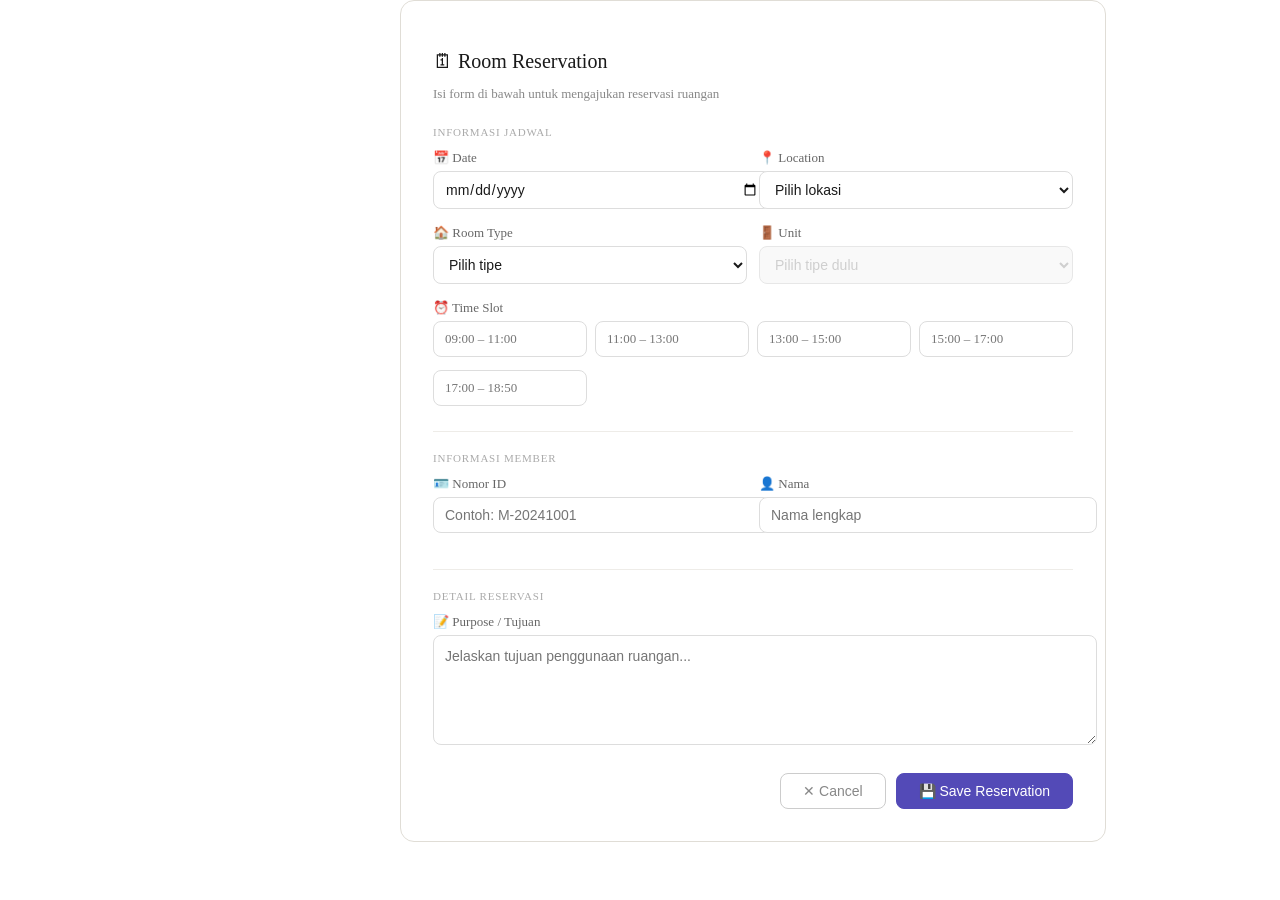
<file: reservation.html>
<!DOCTYPE html>
<html lang="en">
<head>
    <meta charset="UTF-8">
    <meta name="viewport" content="width=device-width, initial-scale=1.0">
    <title>Reservation Form</title>
    <link rel="stylesheet" href="styling.css">
</head>
<body>
    <div class="card">
  <h2 class="form-title">🗓 Room Reservation</h2>
  <p class="form-sub">Isi form di bawah untuk mengajukan reservasi ruangan</p>

  <div class="section-label">Informasi Jadwal</div>

  <div class="grid2">
    <div class="field">
      <label for="res-date">📅 Date</label>
      <input type="date" id="res-date">
    </div>
    <div class="field">
      <label for="res-location">📍 Location</label>
      <select id="res-location">
        <option value="" disabled selected>Pilih lokasi</option>
        <option>Gedung A - Lt. 1</option>
        <option>Gedung A - Lt. 2</option>
        <option>Gedung B - Lt. 1</option>
        <option>Gedung B - Lt. 3</option>
      </select>
    </div>
  </div>

  <div class="grid2">
    <div class="field">
      <label for="res-type">🏠 Room Type</label>
      <select id="res-type" onchange="updateUnit()">
        <option value="" disabled selected>Pilih tipe</option>
        <option value="discussion">Discussion Room</option>
        <option value="theater">Mini Theater-Cafe</option>
      </select>
    </div>
    <div class="field">
      <label for="res-unit">🚪 Unit</label>
      <select id="res-unit" disabled>
        <option value="" disabled selected>Pilih tipe dulu</option>
      </select>
    </div>
  </div>

  <div class="field">
    <label>⏰ Time Slot</label>
    <div class="time-grid">
      <div class="time-opt">
        <input type="radio" name="slot" id="s1" value="09:00–11:00">
        <label for="s1">09:00 – 11:00</label>
      </div>
      <div class="time-opt">
        <input type="radio" name="slot" id="s2" value="11:00–13:00">
        <label for="s2">11:00 – 13:00</label>
      </div>
      <div class="time-opt">
        <input type="radio" name="slot" id="s3" value="13:00–15:00">
        <label for="s3">13:00 – 15:00</label>
      </div>
      <div class="time-opt">
        <input type="radio" name="slot" id="s4" value="15:00–17:00">
        <label for="s4">15:00 – 17:00</label>
      </div>
      <div class="time-opt">
        <input type="radio" name="slot" id="s5" value="17:00–18:50">
        <label for="s5">17:00 – 18:50</label>
      </div>
    </div>
  </div>

  <hr class="divider">
  <div class="section-label">Informasi Member</div>

  <div class="grid2">
    <div class="field">
      <label for="res-id">🪪 Nomor ID</label>
      <input type="text" id="res-id" placeholder="Contoh: M-20241001">
    </div>
    <div class="field">
      <label for="res-name">👤 Nama</label>
      <input type="text" id="res-name" placeholder="Nama lengkap">
    </div>
  </div>

  <hr class="divider">
  <div class="section-label">Detail Reservasi</div>

  <div class="field">
    <label for="res-purpose">📝 Purpose / Tujuan</label>
    <textarea id="res-purpose" placeholder="Jelaskan tujuan penggunaan ruangan..."></textarea>
  </div>

  <div class="actions">
    <button class="btn btn-cancel" onclick="handleCancel()">✕ Cancel</button>
    <button class="btn btn-save" onclick="handleSave()">💾 Save Reservation</button>
  </div>
</div>

    <script src="scripting.js"></script>
</body>
</html>
</file>
<file: styling.css>
body {
  margin: 0;
  padding: 0;
}

/* ===========================
   NAVBAR (shared)
   =========================== */
.navbar {
  display: flex;
  align-items: center;
  gap: 32px;
  padding: 16px 40px;
}
.homepagecari {
  flex: 1;
}
.homepagecari .searchpunyahome {
  width: 90%;
  padding: 10px;
  border: 1px solid;
}
.loginbtn {
  padding: 10px 20px;
  border: none;
  border-radius: 8px;
  cursor: pointer;
  margin-right: 20px;
  background-color: #1a7ab8;
  color: white;
}
.loginbtn:hover {
  background-color: #1A6FA8;
}
.navbarhome {
  margin-top: 0px;
}
.navbarhome ul {
  list-style-type: none;
  background-color: #1a7ab8;
  display: flex;
  justify-content: center;
  align-items: center;
  margin: 0;
  padding: 0;
}
.navbarhome a {
  color: white;
  text-decoration: none;
  padding: 15px;
  display: block;
  border-radius: 8px;
}
.navbarhome a:hover {
  background-color: chocolate;
}

/* ===========================
   LOGIN PAGE
   =========================== */
.login_card {
  width: 400px;
  margin: 250px auto 25px auto;
  padding: 20px;
  box-shadow: 0 0 10px rgba(0, 0, 0, 0.2);
}
.login_card .microsopt {
  display: flex;
  align-items: center;
  gap: 8px;
}
.login_card .emailpassword input {
  width: 90%;
  padding: 8px;
  margin-top: 5px;
  margin-bottom: 15px;
  border: none;
  border-bottom: 1px solid;
  outline: none;
}
.login_card .remember-row {
  margin-bottom: 16px;
}
.login_card .remember-row input {
  width: auto;
}
.login_card .loginuser {
  width: 100%;
  padding: 10px;
  border: none;
  font-size: 16px;
  border-radius: 5px;
  cursor: pointer;
  background-color: rgb(47, 47, 248);
  color: white;
}
.login_card .loginuser:hover {
  background-color: rgb(1, 1, 145);
}

/* ===========================
   HOME PAGE — SEARCH BOX
   =========================== */
.search-box {
  background: #1a7ab8;
  border-radius: 12px;
  padding: 20px;
  margin-bottom: 20px;
  margin-left: 100px;
  margin-right: 100px;
  margin-top: 50px;
}
.search-title {
  font-size: 18px;
  font-weight: bold;
  color: #fff;
  margin-bottom: 16px;
}
.search-inner {
  background: #fff;
  border-radius: 8px;
  padding: 20px;
  margin-bottom: 16px;
}

/* select & input scoped to homepage only */
.search-box select,
.search-inner select,
.search-inner input {
  width: 100%;
  border: 1px solid #ccc;
  border-radius: 6px;
  padding: 10px 14px;
  font-size: 14px;
  color: #444;
  appearance: none;
  -webkit-appearance: none;
  background: #fff;
  margin-bottom: 10px;
  box-sizing: border-box;
}
.search-inner select {
  background-image: url("data:image/svg+xml,%3Csvg xmlns='http://www.w3.org/2000/svg' width='12' height='12' viewBox='0 0 12 12'%3E%3Cpath fill='%23999' d='M6 8L1 3h10z'/%3E%3C/svg%3E");
  background-repeat: no-repeat;
  background-position: right 12px center;
  cursor: pointer;
}

/* homepage add-row */
.search-inner .add-row {
  font-size: 20px;
  color: #555;
  cursor: pointer;
  user-select: none;
  display: inline-block;
  margin-top: 4px;
}

/* homepage sort-label */
.search-inner .sort-label {
  font-size: 13px;
  color: #555;
  margin-bottom: 6px;
}

.btn-row {
  display: flex;
  justify-content: flex-end;
  gap: 10px;
}

/* homepage btn-clear & btn-search */
.search-box .btn-clear {
  background-color: #999;
  color: white;
  border: none;
  border-radius: 6px;
  padding: 10px 24px;
  font-size: 13px;
  font-weight: bold;
  cursor: pointer;
  letter-spacing: 0.5px;
}
.search-box .btn-search {
  background: #f5a623;
  color: #fff;
  border: none;
  border-radius: 6px;
  padding: 10px 28px;
  font-size: 13px;
  font-weight: bold;
  cursor: pointer;
  letter-spacing: 0.5px;
}
.search-box .btn-clear:hover { background: #666; }
.search-box .btn-search:hover { background: #e09510; }

/* ===========================
   HOME PAGE — ACTION ROW
   =========================== */
.action-row {
  display: flex;
  gap: 16px;
  margin-bottom: 20px;
  margin-left: 100px;
  margin-right: 100px;
}
.action-card {
  flex: 1;
  background: #fff;
  border: 1px solid #ddd;
  border-radius: 10px;
  padding: 14px 20px;
  display: flex;
  align-items: center;
  justify-content: space-between;
}
.action-left {
  display: flex;
  align-items: center;
  gap: 12px;
}
.action-icon {
  width: 44px;
  height: 44px;
  border-radius: 50%;
  background: #f5a623;
  display: flex;
  align-items: center;
  justify-content: center;
}
.action-icon svg {
  width: 22px;
  height: 22px;
  fill: #fff;
}
.action-label {
  font-size: 14px;
  font-weight: 600;
  color: #333;
}
.btn-orange {
  background: #f5a623;
  color: #fff;
  border: none;
  border-radius: 6px;
  padding: 9px 18px;
  font-size: 12px;
  font-weight: bold;
  cursor: pointer;
  white-space: nowrap;
}
.btn-orange:hover { background: #e09510; }

/* ===========================
   HOME PAGE — MENU GRID
   =========================== */
.menu-grid {
  display: grid;
  grid-template-columns: repeat(6, 1fr);
  gap: 12px;
  margin-left: 100px;
  margin-right: 100px;
}
.menu-card {
  background: #fff;
  border: 1px solid #ddd;
  border-radius: 10px;
  padding: 20px 10px 16px;
  display: flex;
  flex-direction: column;
  align-items: center;
  gap: 10px;
  cursor: pointer;
  transition: box-shadow 0.15s;
}
.menu-card:hover { box-shadow: 0 2px 12px rgba(0, 0, 0, 0.1); }
.menu-card-icon {
  width: 52px;
  height: 52px;
  display: flex;
  align-items: center;
  justify-content: center;
}
.menu-card-icon svg { width: 48px; height: 48px; }
.menu-card-label { font-size: 13px; font-weight: 700; color: #222; }
/*
home pahe history
*/
.riwayat-section {
  margin: 32px 100px 40px;
}
.riwayat-header {
  display: flex;
  align-items: center;
  justify-content: space-between;
  margin-bottom: 16px;
}
.riwayat-title {
  font-size: 16px;
  font-weight: 700;
  color: #222;
}
.riwayat-lihat-semua {
  font-size: 13px;
  color: #1a7ab8;
  text-decoration: none;
  font-weight: 600;
}
.riwayat-lihat-semua:hover {
  text-decoration: underline;
}

.riwayat-list {
  display: flex;
  flex-direction: column;
  gap: 10px;
}

.riwayat-card {
  background: #fff;
  border: 1px solid #DEDEDD;
  border-radius: 12px;
  padding: 16px 20px;
  display: flex;
  align-items: center;
  gap: 16px;
  transition: box-shadow 0.2s;
  cursor: pointer;
}
.riwayat-card:hover {
  box-shadow: 0 4px 16px rgba(0,0,0,0.10);
}

.riwayat-thumb {
  width: 52px;
  min-width: 52px;
  height: 70px;
  border-radius: 6px;
  display: flex;
  align-items: center;
  justify-content: center;
  flex-shrink: 0;
  font-size: 22px;
}

.riwayat-info {
  flex: 1;
  min-width: 0;
}
.riwayat-book-title {
  font-size: 14px;
  font-weight: 700;
  color: #2E2E2C;
  margin-bottom: 3px;
  white-space: nowrap;
  overflow: hidden;
  text-overflow: ellipsis;
}
.riwayat-book-author {
  font-size: 12px;
  color: #6B6B69;
  margin-bottom: 8px;
  white-space: nowrap;
  overflow: hidden;
  text-overflow: ellipsis;
}
.riwayat-meta {
  display: flex;
  align-items: center;
  gap: 12px;
  flex-wrap: wrap;
}
.riwayat-type {
  font-size: 11px;
  font-weight: 700;
}
.riwayat-date {
  font-size: 11px;
  color: #ADADAB;
}

.riwayat-status {
  font-size: 12px;
  font-weight: 700;
  padding: 5px 14px;
  border-radius: 20px;
  white-space: nowrap;
  flex-shrink: 0;
}
.status-kembali {
  background: #EAF7EF;
  color: #2A7A4B;
}
.status-dipinjam {
  background: #E8F4FD;
  color: #1A6FA8;
}
.status-terlambat {
  background: #FFF0F0;
  color: #C0392B;
}
/* ===========================
   COLLECTION PAGE — CSS VARS
   =========================== */
:root {
  --orange: #E8700A;
  --orange-light: #FFF3E8;
  --orange-mid: #F5A05A;
  --gray-50: #F8F8F6;
  --gray-100: #EFEFED;
  --gray-200: #DEDEDD;
  --gray-400: #ADADAB;
  --gray-600: #6B6B69;
  --gray-800: #2E2E2C;
  --shadow-sm: 0 1px 3px rgba(0, 0, 0, 0.07);
  --shadow-md: 0 4px 16px rgba(0, 0, 0, 0.10);
  --shadow-lg: 0 12px 40px rgba(0, 0, 0, 0.14);
  --radius: 12px;
  --radius-sm: 8px;
}

/* ===========================
   COLLECTION PAGE — TOPNAV
   =========================== */
.topnav {
  background: #fff;
  padding: 0 32px;
  height: 56px;
  display: flex;
  align-items: center;
  gap: 8px;
  position: sticky;
  top: 0;
  z-index: 100;
  margin-left: 100px;
  margin-right: 100px;
}
.topnav .brand {
  font-family: 'DM Serif Display', serif;
  font-size: 22px;
  color: #1A6FA8;
  letter-spacing: -0.5px;
}
.topnav .chevron { color: var(--gray-400); font-size: 14px; margin-left: 2px; }
.topnav .breadcrumb { font-size: 13px; color: var(--gray-400); margin-left: auto; }
.topnav .breadcrumb span { color: var(--gray-600); }

/* ===========================
   COLLECTION PAGE — LAYOUT
   =========================== */
.layout {
  display: grid;
  grid-template-columns: 300px 1fr;
  gap: 24px;
  max-width: 1280px;
  margin: 0 auto;
  padding: 28px 24px;
}

/* ===========================
   COLLECTION PAGE — SIDEBAR
   =========================== */
.sidebar {
  background: #fff;
  border-radius: var(--radius);
  padding: 24px;
  box-shadow: var(--shadow-sm);
  height: fit-content;
  position: sticky;
  top: 80px;
}
.sidebar-title {
  font-size: 15px;
  font-weight: 700;
  color: var(--gray-800);
  margin-bottom: 20px;
  letter-spacing: -0.2px;
}
.field-group { margin-bottom: 14px; }
.field-group label {
  font-size: 11px;
  font-weight: 600;
  color: var(--gray-600);
  text-transform: uppercase;
  letter-spacing: 0.6px;
  display: block;
  margin-bottom: 6px;
}
.field-select {
  width: 100%;
  padding: 9px 12px;
  border: 1.5px solid var(--gray-200);
  border-radius: var(--radius-sm);
  font-size: 13px;
  color: var(--gray-800);
  background: #fff url("data:image/svg+xml,%3Csvg width='12' height='8' viewBox='0 0 12 8' fill='none' xmlns='http://www.w3.org/2000/svg'%3E%3Cpath d='M1 1l5 5 5-5' stroke='%23ADADAB' stroke-width='1.5' stroke-linecap='round'/%3E%3C/svg%3E") no-repeat right 12px center;
  appearance: none;
  -webkit-appearance: none;
  cursor: pointer;
  transition: border-color 0.15s;
  box-sizing: border-box;
}
.field-select:focus { outline: none; border-color: var(--orange); }

/* sidebar add-row */
.sidebar .add-row {
  display: flex;
  align-items: center;
  gap: 8px;
  margin: 4px 0 20px;
  cursor: pointer;
  color: var(--orange);
  font-size: 13px;
  font-weight: 500;
}
.sidebar .add-row svg { width: 18px; height: 18px; }

/* sidebar sort-label */
.sidebar .sort-label {
  font-size: 11px;
  font-weight: 600;
  color: var(--gray-600);
  text-transform: uppercase;
  letter-spacing: 0.6px;
  margin-bottom: 8px;
}

/* sidebar btn-search & btn-clear */
.sidebar .btn-search {
  width: 100%;
  padding: 11px;
  background: var(--orange);
  color: #fff;
  border: none;
  border-radius: var(--radius-sm);
  font-size: 13px;
  font-weight: 700;
  letter-spacing: 1px;
  cursor: pointer;
  margin-top: 16px;
  transition: background 0.15s, transform 0.1s;
}
.sidebar .btn-search:hover { background: #c55e08; transform: translateY(-1px); }

.sidebar .btn-clear {
  width: 100%;
  padding: 10px;
  background: var(--gray-200);
  color: var(--gray-600);
  border: none;
  border-radius: var(--radius-sm);
  font-size: 13px;
  font-weight: 600;
  cursor: pointer;
  margin-top: 8px;
  letter-spacing: 0.5px;
  transition: background 0.15s;
}
.sidebar .btn-clear:hover { background: #ccc; }

.btn-filter-popup {
  width: 100%;
  padding: 10px;
  background: var(--orange-light);
  color: var(--orange);
  border: 1.5px solid var(--orange-mid);
  border-radius: var(--radius-sm);
  font-size: 13px;
  font-weight: 600;
  cursor: pointer;
  margin-top: 8px;
  display: flex;
  align-items: center;
  justify-content: center;
  gap: 6px;
  transition: background 0.15s;
}
.btn-filter-popup:hover { background: #ffe4cc; }

/* ===========================
   COLLECTION PAGE — BOOK CARDS
   =========================== */
.category-section { margin-bottom: 0px; }

.book-card {
  background: #fff;
  border-radius: var(--radius);
  box-shadow: var(--shadow-sm);
  display: flex;
  align-items: flex-start;
  gap: 18px;
  padding: 18px 20px;
  margin-bottom: 12px;
  transition: box-shadow 0.2s, transform 0.15s;
  border: 1px solid transparent;
  cursor: pointer;
}
.book-card:hover {
  box-shadow: var(--shadow-md);
  transform: translateY(-2px);
  border-color: var(--gray-100);
}

.book-thumb {
  width: 64px;
  min-width: 64px;
  height: 86px;
  border-radius: 6px;
  display: flex;
  align-items: center;
  justify-content: center;
  flex-shrink: 0;
}
.thumb-textbook { background: linear-gradient(135deg, #2980B9, #1A6FA8); }
.thumb-ebook    { background: linear-gradient(135deg, #27AE60, #1E8449); }
.thumb-journal  { background: linear-gradient(135deg, #8E44AD, #6B4FA8); }
.thumb-emoji { font-size: 26px; filter: drop-shadow(0 2px 4px rgba(0, 0, 0, 0.25)); }

.book-info { flex: 1; min-width: 0; }
.book-top {
  display: flex;
  align-items: center;
  gap: 8px;
  margin-bottom: 5px;
  flex-wrap: wrap;
}
.book-type-badge { font-size: 11px; font-weight: 700; letter-spacing: 0.4px; }
.badge-textbook { color: #1A6FA8; }
.badge-ebook    { color: #2A7A4B; }
.badge-journal  { color: #6B4FA8; }

.lang-badge {
  font-size: 10px;
  font-weight: 700;
  padding: 2px 8px;
  border-radius: 20px;
  letter-spacing: 0.4px;
  border: 1px solid;
}
.lang-id      { background: #FFF3E8; color: #E8700A; border-color: #F5A05A; }
.lang-english { background: #E8F4FD; color: #1A6FA8; border-color: #7BBFEB; }
.lang-cn      { background: #FFF0F0; color: #C0392B; border-color: #E98787; }

.star-row { display: flex; align-items: center; gap: 3px; }
.star-row .star { font-size: 12px; color: var(--gray-200); }
.star-row .star.filled { color: #F59E0B; }
.star-row .rating-val { font-size: 11px; color: var(--gray-400); margin-left: 4px; }

.book-title {
  font-size: 15px;
  font-weight: 700;
  color: var(--gray-800);
  margin-bottom: 4px;
  line-height: 1.35;
  white-space: nowrap;
  overflow: hidden;
  text-overflow: ellipsis;
}
.book-authors {
  font-size: 12px;
  color: var(--gray-600);
  margin-bottom: 8px;
  white-space: nowrap;
  overflow: hidden;
  text-overflow: ellipsis;
}

.book-meta { display: flex; align-items: center; gap: 14px; flex-wrap: wrap; }
.meta-loc { display: flex; align-items: center; gap: 4px; font-size: 11px; color: var(--gray-400); }
.meta-loc svg { width: 12px; height: 12px; }
.meta-year { font-size: 11px; color: var(--gray-400); }

/* ===========================
   COLLECTION PAGE — FILTER POPUP
   =========================== */
.fp-overlay {
  display: none;
  position: fixed;
  inset: 0;
  background: rgba(0, 0, 0, 0.35);
  z-index: 999;
  backdrop-filter: blur(2px);
  align-items: center;
  justify-content: center;
}
.fp-overlay.open { display: flex; }
.fp-panel {
  background: #fff;
  border-radius: 18px;
  box-shadow: var(--shadow-lg);
  width: 520px;
  max-width: 95vw;
  padding: 28px 28px 20px;
  animation: popIn 0.2s cubic-bezier(0.34, 1.56, 0.64, 1);
}
@keyframes popIn {
  from { transform: scale(0.90) translateY(20px); opacity: 0; }
  to   { transform: scale(1) translateY(0); opacity: 1; }
}

.fp-header {
  display: flex;
  align-items: center;
  justify-content: space-between;
  margin-bottom: 22px;
}
.fp-title { font-size: 16px; font-weight: 700; color: var(--gray-800); }
.fp-close {
  width: 30px;
  height: 30px;
  border-radius: 50%;
  border: none;
  background: var(--gray-100);
  cursor: pointer;
  font-size: 16px;
  color: var(--gray-600);
  display: flex;
  align-items: center;
  justify-content: center;
  transition: background 0.15s;
}
.fp-close:hover { background: var(--gray-200); }

.fp-section { margin-bottom: 20px; }
.fp-label { font-size: 13px; font-weight: 700; color: var(--gray-800); margin-bottom: 10px; }
.fp-chips { display: flex; gap: 8px; flex-wrap: wrap; }
.fp-chip {
  padding: 7px 18px;
  border: 1.5px solid var(--gray-200);
  border-radius: 30px;
  font-size: 13px;
  font-weight: 500;
  cursor: pointer;
  background: #fff;
  color: var(--gray-600);
  transition: all 0.15s;
  user-select: none;
}
.fp-chip:hover { border-color: var(--orange-mid); color: var(--orange); }
.fp-chip.active { background: var(--orange); color: #fff; border-color: var(--orange); }

.year-range-wrap { display: flex; flex-direction: column; gap: 10px; }
.year-picker-row { display: flex; flex-direction: column; gap: 6px; }
.year-picker-label { font-size: 12px; color: var(--gray-600); font-weight: 500; }
.year-chips-scroll {
  display: flex;
  gap: 6px;
  overflow-x: auto;
  padding-bottom: 4px;
  scrollbar-width: none;
  cursor: grab;
  user-select: none;
}
.year-chips-scroll:active { cursor: grabbing; }
.year-chips-scroll::-webkit-scrollbar { display: none; }
.year-chip {
  flex-shrink: 0;
  padding: 6px 14px;
  border: 1.5px solid var(--gray-200);
  border-radius: 20px;
  font-size: 12px;
  font-weight: 500;
  cursor: pointer;
  background: #fff;
  white-space: nowrap;
  transition: background 0.15s;
}
.year-chip.active { background: var(--orange); color: #fff; border-color: var(--orange); }
.year-chip:hover:not(.active) { border-color: var(--orange-mid); }

.fp-footer {
  display: flex;
  justify-content: flex-end;
  gap: 10px;
  margin-top: 8px;
  padding-top: 16px;
  border-top: 1px solid var(--gray-100);
}
.fp-btn-reset {
  padding: 9px 20px;
  background: var(--gray-100);
  border: none;
  border-radius: 8px;
  font-size: 13px;
  font-weight: 600;
  color: var(--gray-600);
  cursor: pointer;
  transition: background 0.15s;
}
.fp-btn-reset:hover { background: var(--gray-200); }
.fp-btn-apply {
  padding: 9px 26px;
  background: var(--orange);
  border: none;
  border-radius: 8px;
  font-size: 13px;
  font-weight: 700;
  color: #fff;
  cursor: pointer;
  transition: background 0.15s, transform 0.1s;
}
.fp-btn-apply:hover { background: #c55e08; transform: translateY(-1px); }

.field-input {
  width: 100%;
  padding: 9px 12px;
  border: 1.5px solid var(--gray-200);
  border-radius: var(--radius-sm);
  font-size: 13px;
  color: var(--gray-800);
  background: #fff;
  box-sizing: border-box;
  transition: border-color 0.15s;
  outline: none;
}
.field-input:focus {
  border-color: var(--orange);
}
/*reservation*/
.card {
      background: #ffffff;
      border: 1px solid #e0ddd6;
      border-radius: 14px;
      padding: 2rem;
      width: 100%;
      max-width: 640px;
      margin-left: 400px;
    }

    .form-title {
      font-size: 20px;
      font-weight: 500;
      color: #1a1a1a;
      margin-bottom: 4px;
    }

    .form-sub {
      font-size: 13px;
      color: #888;
      margin-bottom: 1.5rem;
    }

    .section-label {
      font-size: 11px;
      font-weight: 500;
      color: #aaa;
      letter-spacing: .07em;
      text-transform: uppercase;
      margin-bottom: .75rem;
    }

    .divider {
      border: none;
      border-top: 1px solid #eeece8;
      margin: 1.25rem 0;
    }

    .field {
      margin-bottom: 1rem;
    }

    .field label {
      display: block;
      font-size: 13px;
      font-weight: 500;
      color: #666;
      margin-bottom: 5px;
    }

    .field input,
    .field select,
    .field textarea {
      width: 100%;
      padding: 9px 11px;
      border: 1px solid #ddd;
      border-radius: 8px;
      background: #fff;
      color: #1a1a1a;
      font-size: 14px;
      font-family: sans-serif;
      transition: border-color .15s;
      outline: none;
    }

    .field input:focus,
    .field select:focus,
    .field textarea:focus {
      border-color: #7F77DD;
    }

    .field textarea {
      resize: vertical;
      min-height: 90px;
      line-height: 1.6;
    }

    .field select:disabled {
      background: #f7f7f7;
      color: #bbb;
    }

    .grid2 {
      display: grid;
      grid-template-columns: 1fr 1fr;
      gap: 12px;
    }

    /* Time Slot */
    .time-grid {
      display: grid;
      grid-template-columns: repeat(auto-fit, minmax(130px, 1fr));
      gap: 8px;
      margin-top: 4px;
    }

    .time-opt { position: relative; }

    .time-opt input[type=radio] {
      position: absolute;
      opacity: 0;
      width: 0;
      height: 0;
    }

    .time-opt label {
      display: flex;
      align-items: center;
      gap: 6px;
      padding: 9px 11px;
      border: 1px solid #ddd;
      border-radius: 8px;
      font-size: 13px;
      color: #777;
      cursor: pointer;
      transition: all .15s;
      background: #fff;
    }

    .time-opt input:checked + label {
      border-color: #7F77DD;
      background: #EEEDFE;
      color: #3C3489;
      font-weight: 500;
    }

    .time-opt label:hover {
      border-color: #aaa;
      background: #f7f7f7;
    }

    /* Buttons */
    .actions {
      display: flex;
      gap: 10px;
      justify-content: flex-end;
      margin-top: 1.5rem;
    }

    .btn {
      padding: 9px 22px;
      border-radius: 8px;
      font-size: 14px;
      font-weight: 500;
      cursor: pointer;
      font-family: sans-serif;
      transition: all .15s;
      border: 1px solid #ccc;
    }

    .btn:active { transform: scale(.98); }

    .btn-cancel {
      background: transparent;
      color: #888;
    }

    .btn-cancel:hover {
      background: #f4f3f0;
    }

    .btn-save {
      background: #534AB7;
      color: #fff;
      border-color: #534AB7;
    }

    .btn-save:hover {
      background: #3C3489;
      border-color: #3C3489;
    }
</file>
